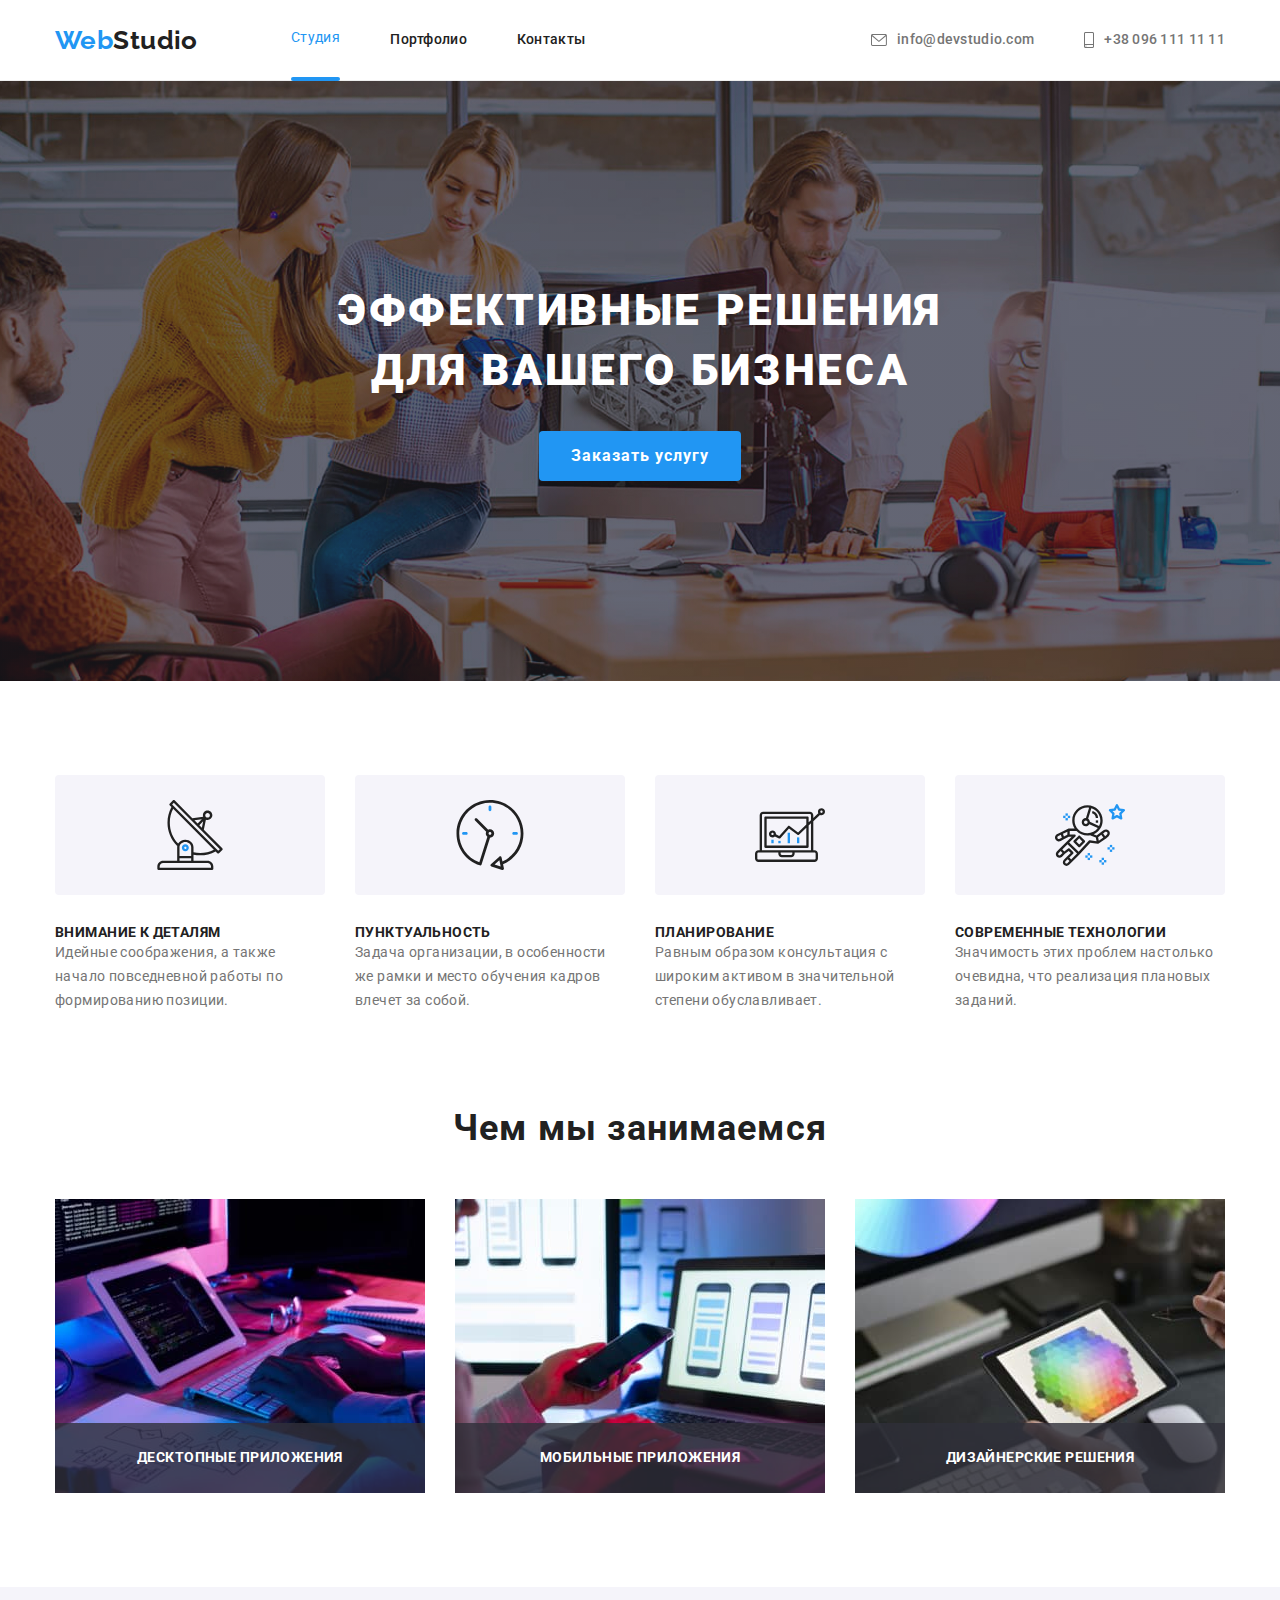
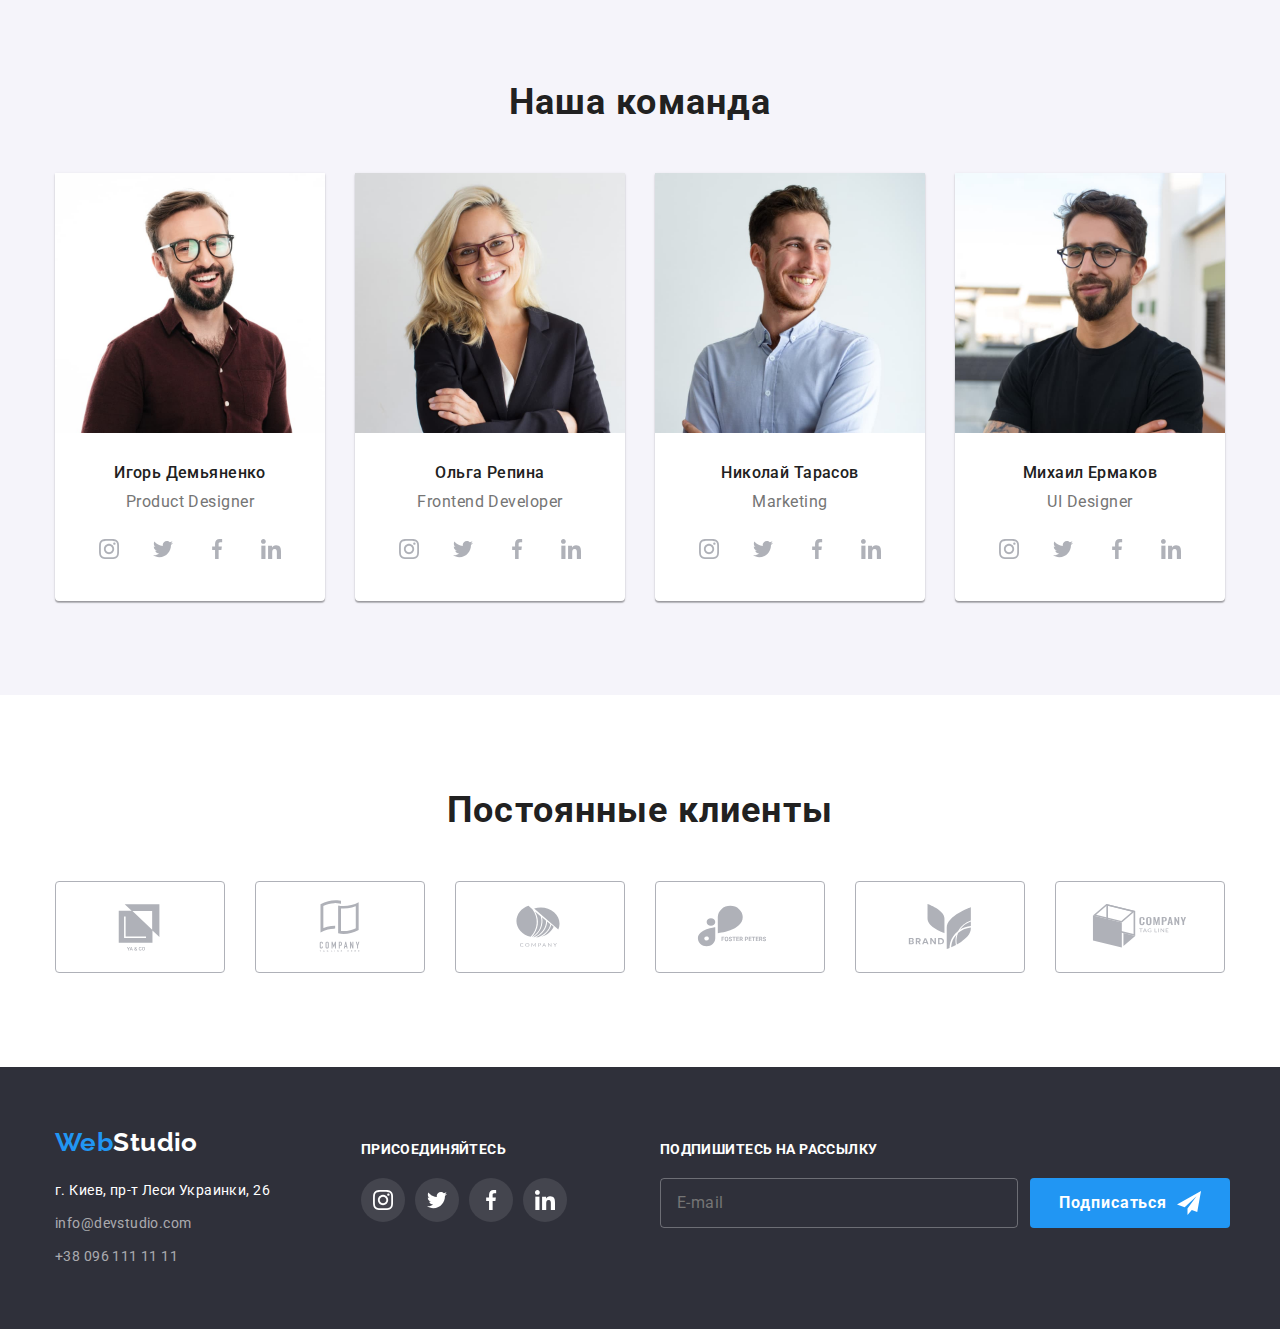
<file: index.html>
<!DOCTYPE html>
<html lang="ru">
<head>
    <meta charset="UTF-8">
    <meta http-equiv="X-UA-Compatible" content="IE=edge">
    <meta name="viewport" content="width=device-width, initial-scale=1.0">
    <title>Studio</title>
    <link rel="preconnect" href="https://fonts.googleapis.com" />
    <link rel="preconnect" href="https://fonts.gstatic.com" crossorigin />
    <link href="https://fonts.googleapis.com/css2?family=Raleway:wght@700&family=Roboto:wght@400;500;700;900&display=swap" rel="stylesheet" />
    <link rel="stylesheet" href="https://cdnjs.cloudflare.com/ajax/libs/modern-normalize/1.0.0/modern-normalize.min.css" />
    <link rel="stylesheet" href="./css/main.min.css" />
</head>

<body>

    <!-- Шапка сайта -->
    <header class="header">
        <div class="container header__container">
            <nav class="navigation">
                <a href="./index.html" class="logo">Web<span class="header__logo">Studio</span></a>
                <ul class="nav">
                    <li class="nav__item"><a href="" class="navlink__curred">Студия</a></li>
                    <li class="nav__item"><a href="./portfolio.html" class="nav__link">Портфолио</a></li>
                    <li class="nav__item"><a href="" class="nav__link">Контакты</a></li>
                </ul>
            </nav>

            <!-- Контакты -->
            <ul class="nav">
                <li class="nav__item contacts">
                    <a href="mailto:info@devstudio.com" class="header__contact">
                        <svg width="16" height="12" class="header__icon">
                            <use href="./images/sprite.svg#icon-envelope"></use>
                        </svg>info@devstudio.com
                    </a>
                </li>
                <li class="nav__item contacts">
                    <a href="tel:+380961111111" class="header__contact">
                        <svg width="10" height="16" class="header__icon">
                            <use href="./images/sprite.svg#icon-smartphone"></use>
                        </svg>+38 096 111 11 11
                    </a>
                </li>
            </ul>
        </div>
    </header>

    <!-- Уникальный контент -->
    <main>
        <!-- Герой -->
        <Section class="hero">
            <div class="container">
                <h1 class="hero__title">Эффективные решения для вашего бизнеса</h1>
                <button data-modal-open type="button" class="hero__button">Заказать услугу</button>
            </div>
        </Section>
            
        <!-- Преимущества -->
        <section class="feature__section">
            <div class="container">
                <h2 class="visually__hidden">Преимущества работы с нами</h2>
                <ul class="feature">
                    <li class="feature__item">
                        <div class="feature__icon">
                            <svg width="70" height="70">
                                <use href="./images/sprite.svg#icon-antenna"></use>
                            </svg>
                        </div>
                        <h3 class="feature__title">Внимание к деталям</h3>
                        <p class="feature__description">Идейные соображения, а также начало повседневной работы по формированию позиции.</p>
                    </li>
                    <li class="feature__item">
                        <div class="feature__icon">
                            <svg width="70" height="70">
                                <use href="./images/sprite.svg#icon-clock"></use>
                            </svg>
                        </div>
                        <h3 class="feature__title">Пунктуальность</h3>
                        <p class="feature__description">Задача организации, в особенности же рамки и место обучения кадров влечет за собой.</p>
                    </li>
                    <li class="feature__item">
                        <div class="feature__icon">
                            <svg width="70" height="70">
                                <use href="./images/sprite.svg#icon-diagram"></use>
                            </svg>
                        </div>
                        <h3 class="feature__title">Планирование</h3>
                        <p class="feature__description">Равным образом консультация с широким активом в значительной степени обуславливает.</p>
                    </li>
                    <li class="feature__item">
                        <div class="feature__icon">
                            <svg width="70" height="70">
                                <use href="./images/sprite.svg#icon-astronaut"></use>
                            </svg>
                        </div>
                        <h3 class="feature__title">Современные технологии</h3>
                        <p class="feature__description">Значимость этих проблем настолько очевидна, что реализация плановых заданий.</p>
                    </li>
                </ul>
            </div>
        </section>
        
        <!-- Про компанию -->
        <section class="company__section">
            <div class="container">
                <h2 class="section__title">Чем мы занимаемся</h2>
                <ul class="company__list">
                    <li class="company__item">
                        <img src="./images/aboutwork.jpg" alt="печатаем" width="370" height="294">
                        <p class="company__description">Десктопные приложения</p>
                    </li>
                    <li class="company__item">
                        <img src="./images/aboutwork2.jpg" alt="играем на телефоне" width="370" height="294">
                        <p class="company__description">Мобильные приложения</p>
                    </li>
                    <li class="company__item">
                        <img src="./images/aboutwork3.jpg" alt="играем на планшете" width="370" height="294">
                        <p class="company__description">Дизайнерские решения</p>
                    </li>
                </ul>
            </div>
        </section>

            <!-- Команда -->
            <section class="team__section">
                <div class="container">
                <h2 class="section__title">Наша команда</h2>
                <ul class="team__list">
                    <li class="teamlist__item">
                        <img src="./images/product-desiner.jpg" alt="сотрудник" width="270" height="260">
                        <div class="teamlist__inner">
                            <h3 class="teamlist__name">Игорь Демьяненко</h3>
                            <p lang="en" class="teamlist__prof">Product Designer</p>
                            <ul class="teamlist__soc">
                                <li class="soclist__item">
                                    <a href="" class="soclist__link">
                                        <svg width="20" height="20" class="soclist__icon" aria-label="Instagram">
                                            <use href="./images/sprite.svg#icon-instagram"></use>
                                        </svg>
                                    </a>
                                </li>
                                <li class="soclist__item">
                                    <a href="" class="soclist__link">
                                        <svg width="20" height="20" class="soclist__icon" aria-label="Twitter">
                                            <use href="./images/sprite.svg#icon-twitter"></use>
                                        </svg>
                                    </a>
                                </li>
                                <li class="soclist__item">
                                    <a href="" class="soclist__link">
                                        <svg width="20" height="20" class="soclist__icon" aria-label="Facebook">
                                            <use href="./images/sprite.svg#icon-facebook"></use>
                                        </svg>
                                    </a>
                                </li>
                                <li class="soclist__item">
                                    <a href="" class="soclist__link">
                                        <svg width="20" height="20" class="soclist__icon" aria-label="Linkedin">
                                            <use href="./images/sprite.svg#icon-linkedin"></use>
                                        </svg>
                                    </a>
                                </li>
                            </ul>
                        </div>
                    </li>
                    <li class="teamlist__item">
                        <img src="./images/frontend-developer.jpg" alt="сотрудник" width="270" height="260">
                        <div class="teamlist__inner">
                            <h3 class="teamlist__name">Ольга Репина</h3>
                            <p lang="en" class="teamlist__prof">Frontend Developer</p>
                            <ul class="teamlist__soc">
                                <li class="soclist__item">
                                    <a href="" class="soclist__link">
                                        <svg width="20" height="20" class="soclist__icon" aria-label="Instagram">
                                            <use href="./images/sprite.svg#icon-instagram"></use>
                                        </svg>
                                    </a>
                                </li>
                                <li class="soclist__item">
                                    <a href="" class="soclist__link">
                                        <svg width="20" height="20" class="soclist__icon" aria-label="Twitter">
                                            <use href="./images/sprite.svg#icon-twitter"></use>
                                        </svg>
                                    </a>
                                </li>
                                <li class="soclist__item">
                                    <a href="" class="soclist__link">
                                        <svg width="20" height="20" class="soclist__icon" aria-label="Facebook">
                                            <use href="./images/sprite.svg#icon-facebook"></use>
                                        </svg>
                                    </a>
                                </li>
                                <li class="soclist__item">
                                    <a href="" class="soclist__link">
                                        <svg width="20" height="20" class="soclist__icon" aria-label="Linkedin">
                                            <use href="./images/sprite.svg#icon-linkedin"></use>
                                        </svg>
                                    </a>
                                </li>
                            </ul>
                        </div>
                    </li>
                    <li class="teamlist__item">
                        <img src="./images/marketing.jpg" alt="сотрудник" width="270" height="260">
                        <div class="teamlist__inner">
                            <h3 class="teamlist__name">Николай Тарасов</h3>
                            <p lang="en" class="teamlist__prof">Marketing</p>
                            <ul class="teamlist__soc">
                                <li class="soclist__item">
                                    <a href="" class="soclist__link">
                                        <svg width="20" height="20" class="soclist__icon" aria-label="Instagram">
                                            <use href="./images/sprite.svg#icon-instagram"></use>
                                        </svg>
                                    </a>
                                </li>
                                <li class="soclist__item">
                                    <a href="" class="soclist__link">
                                        <svg width="20" height="20" class="soclist__icon" aria-label="Twitter">
                                            <use href="./images/sprite.svg#icon-twitter"></use>
                                        </svg>
                                    </a>
                                </li>
                                <li class="soclist__item">
                                    <a href="" class="soclist__link">
                                        <svg width="20" height="20" class="soclist__icon" aria-label="Facebook">
                                            <use href="./images/sprite.svg#icon-facebook"></use>
                                        </svg>
                                    </a>
                                </li>
                                <li class="soclist__item">
                                    <a href="" class="soclist__link">
                                        <svg width="20" height="20" class="soclist__icon" aria-label="Linkedin">
                                            <use href="./images/sprite.svg#icon-linkedin"></use>
                                        </svg>
                                    </a>
                                </li>
                            </ul>
                        </div>
                    </li>
                    <li class="teamlist__item">
                        <img src="./images/ui-desiner.jpg" alt="сотрудник" width="270" height="260">
                        <div class="teamlist__inner">
                            <h3 class="teamlist__name">Михаил Ермаков</h3>
                            <p lang="en" class="teamlist__prof">UI Designer</p>
                            <ul class="teamlist__soc">
                                <li class="soclist__item">
                                    <a href="" class="soclist__link">
                                        <svg width="20" height="20" class="soclist__icon" aria-label="Instagram">
                                            <use href="./images/sprite.svg#icon-instagram"></use>
                                        </svg>
                                    </a>
                                </li>
                                <li class="soclist__item">
                                    <a href="" class="soclist__link">
                                        <svg width="20" height="20" class="soclist__icon" aria-label="Twitter">
                                            <use href="./images/sprite.svg#icon-twitter"></use>
                                        </svg>
                                    </a>
                                </li>
                                <li class="soclist__item">
                                    <a href="" class="soclist__link">
                                        <svg width="20" height="20" class="soclist__icon" aria-label="Facebook">
                                            <use href="./images/sprite.svg#icon-facebook"></use>
                                        </svg>
                                    </a>
                                </li>
                                <li class="soclist__item">
                                    <a href="" class="soclist__link">
                                        <svg width="20" height="20" class="soclist__icon" aria-label="Linkedin">
                                            <use href="./images/sprite.svg#icon-linkedin"></use>
                                        </svg>
                                    </a>
                                </li>
                            </ul>
                        </div>
                    </li>
                </ul>
            </div>
        </section>

        <!-- Постоянные клиенты -->
        <section class="section">
            <div class="container">
                <h2 class="section__title">Постоянные клиенты</h2>
                <ul class="clients__list">
                    <li class="clients__item">
                        <a href="" class="clients__link">
                            <svg width="106" height="60" class="clients__logo">
                                <use href="./images/sprite.svg#icon-Logo-1"></use>
                            </svg>
                        </a>
                    </li>
                    <li class="clients__item">
                        <a href="" class="clients__link">
                            <svg width="106" height="60" class="clients__logo">
                                <use href="./images/sprite.svg#icon-Logo-2"></use>
                            </svg>
                        </a>
                    </li>
                    <li class="clients__item">
                        <a href="" class="clients__link">
                            <svg width="106" height="60" class="clients__logo">
                                <use href="./images/sprite.svg#icon-Logo-3"></use>
                            </svg>
                        </a>
                    </li>
                    <li class="clients__item">
                        <a href="" class="clients__link">
                            <svg width="106" height="60" class="clients__logo">
                                <use href="./images/sprite.svg#icon-Logo-4"></use>
                            </svg>
                        </a>
                    </li>
                    <li class="clients__item">
                        <a href="" class="clients__link">
                            <svg width="106" height="60" class="clients__logo">
                                <use href="./images/sprite.svg#icon-Logo-5"></use>
                            </svg>
                        </a>
                    </li>
                    <li class="clients__item">
                        <a href="" class="clients__link">
                            <svg width="106" height="60" class="clients__logo">
                                <use href="./images/sprite.svg#icon-Logo-6"></use>
                            </svg>
                        </a>
                    </li>
                </ul>
            </div>
        </section>
    </main>
    
    <!-- Подвал -->
    <footer class="footer">
        <div class="footer__container">
            <div class="section__address">
                <a href="./index.html" class="logo">Web<span class="footer__logo">Studio</span></a>
    
                <address class="address">
                    <ul class="address__list">
                        <li class="address__item">
                            <a class="address__link" href="https://goo.gl/maps/Q5THsui5SATpn1R8A" target="_blank" rel="noopener noreferrer">
                                г. Киев, пр-т Леси Украинки, 26
                            </a>
                        </li>
                        <li class="address__item">
                            <a href="mailto:info@devstudio.com" class="footer__contact">
                                info@devstudio.com
                            </a>
                        </li>
                        <li class="address__item">
                            <a href="tel:+380961111111" class="footer__contact">
                                +38 096 111 11 11
                            </a>
                        </li>
                    </ul>
                </address>
            </div>
            
            <div class="section__follow">
                <h3 class="follow__title">присоединяйтесь</h3>
                <ul class="follow__list">
                    <li class="follow__item">
                        <a href="" class="follow__link">
                            <svg width="20" height="20" class="follow__icon" aria-label="Instagram">
                                <use href="./images/sprite.svg#icon-instagram"></use>
                            </svg>
                        </a>
                    </li>
                    <li class="follow__item">
                        <a href="" class="follow__link">
                            <svg width="20" height="20" class="follow__icon" aria-label="Twitter">
                                <use href="./images/sprite.svg#icon-twitter"></use>
                            </svg>
                        </a>
                    </li>
                    <li class="follow__item">
                        <a href="" class="follow__link">
                            <svg width="20" height="20" class="follow__icon" aria-label="Facebook">
                                <use href="./images/sprite.svg#icon-facebook"></use>
                            </svg>
                        </a>
                    </li>
                    <li class="follow__item">
                        <a href="" class="follow__link">
                            <svg width="20" height="20" class="follow__icon" aria-label="Linkedin">
                                <use href="./images/sprite.svg#icon-linkedin"></use>
                            </svg>
                        </a>
                    </li>
                </ul>
            </div>
                <form class="form__subscribe">
                    <label class="label__subscribe">
                        <p class="title__subscribe">Подпишитесь на рассылку</p>
                        <input type="email" name="mail" id="mail__subscriber" placeholder="E-mail" class="input__mail" />
                    </label>
                    <button type="submit" class="button__subscribe">
                        Подписаться
                        <svg width="24" height="24" class="icon__subscribe">
                            <use href="./images/sprite.svg#icon-send"></use>
                        </svg>
                    </button>
                </form>
            </div>
        </footer>
        <div class="backdrop is-hidden" data-modal>
            <div class="modal">
                <button data-modal-close class="modal-button" type="button">
                    <svg class="social-icon" style="width: 18px; height: 18px">
                        <use href="./images/sprite.svg#close-black"></use>
                    </svg>
                </button>
                <form>
                    <h3 class="modal-title">Оставьте свои данные, мы вам перезвоним</h3>
                    <div role="group" class="form-field">
                        <label for="name" class="form-label">Имя</label>
                        <input type="text" name="name" id="name" class="form-input" />
                        <svg width="18" height="18" class="icon-input">
                            <use href="./images/sprite.svg#icon-person"></use>
                        </svg>
                    </div>
                    <div role="group" class="form-field">
                        <label for="tel" class="form-label">Телефон</label>
                        <input type="tel" name="tel" id="tel" class="form-input" />
                        <svg width="18" height="18" class="icon-input">
                            <use href="./images/sprite.svg#icon-phone"></use>
                        </svg>
                    </div>
                    <div role="group" class="form-field">
                        <label for="mail" class="form-label">Почта</label>
                        <input type="email" name="mail" id="mail" class="form-input" />
                        <svg width="18" height="18" class="icon-input">
                            <use href="./images/sprite.svg#icon-email"></use>
                        </svg>
                    </div>
                    <div role="group" class="form-field feedback">
                        <label for="feedback" class="form-label">Комментарий</label>
                        <textarea name="feedback" id="feedback" class="form-textarea" placeholder="Введите текст"></textarea>
                    </div>
                    <label class="label-link">
                        <input type="checkbox" name="accepting" value="accep" class="input-checkbox visually__hidden" />
                        <span class="icon-checkbox"></span>
                        Соглашаюсь с рассылкой и принимаю
                        <a href="#" class="link">Условия договора</a>
                    </label>
                    <button type="submit" class="button-submit">Отправить</button>
                </form>
            </div>
        </div>
    <script src="./js/modal.js"></script>
</body>
</html>
</file>
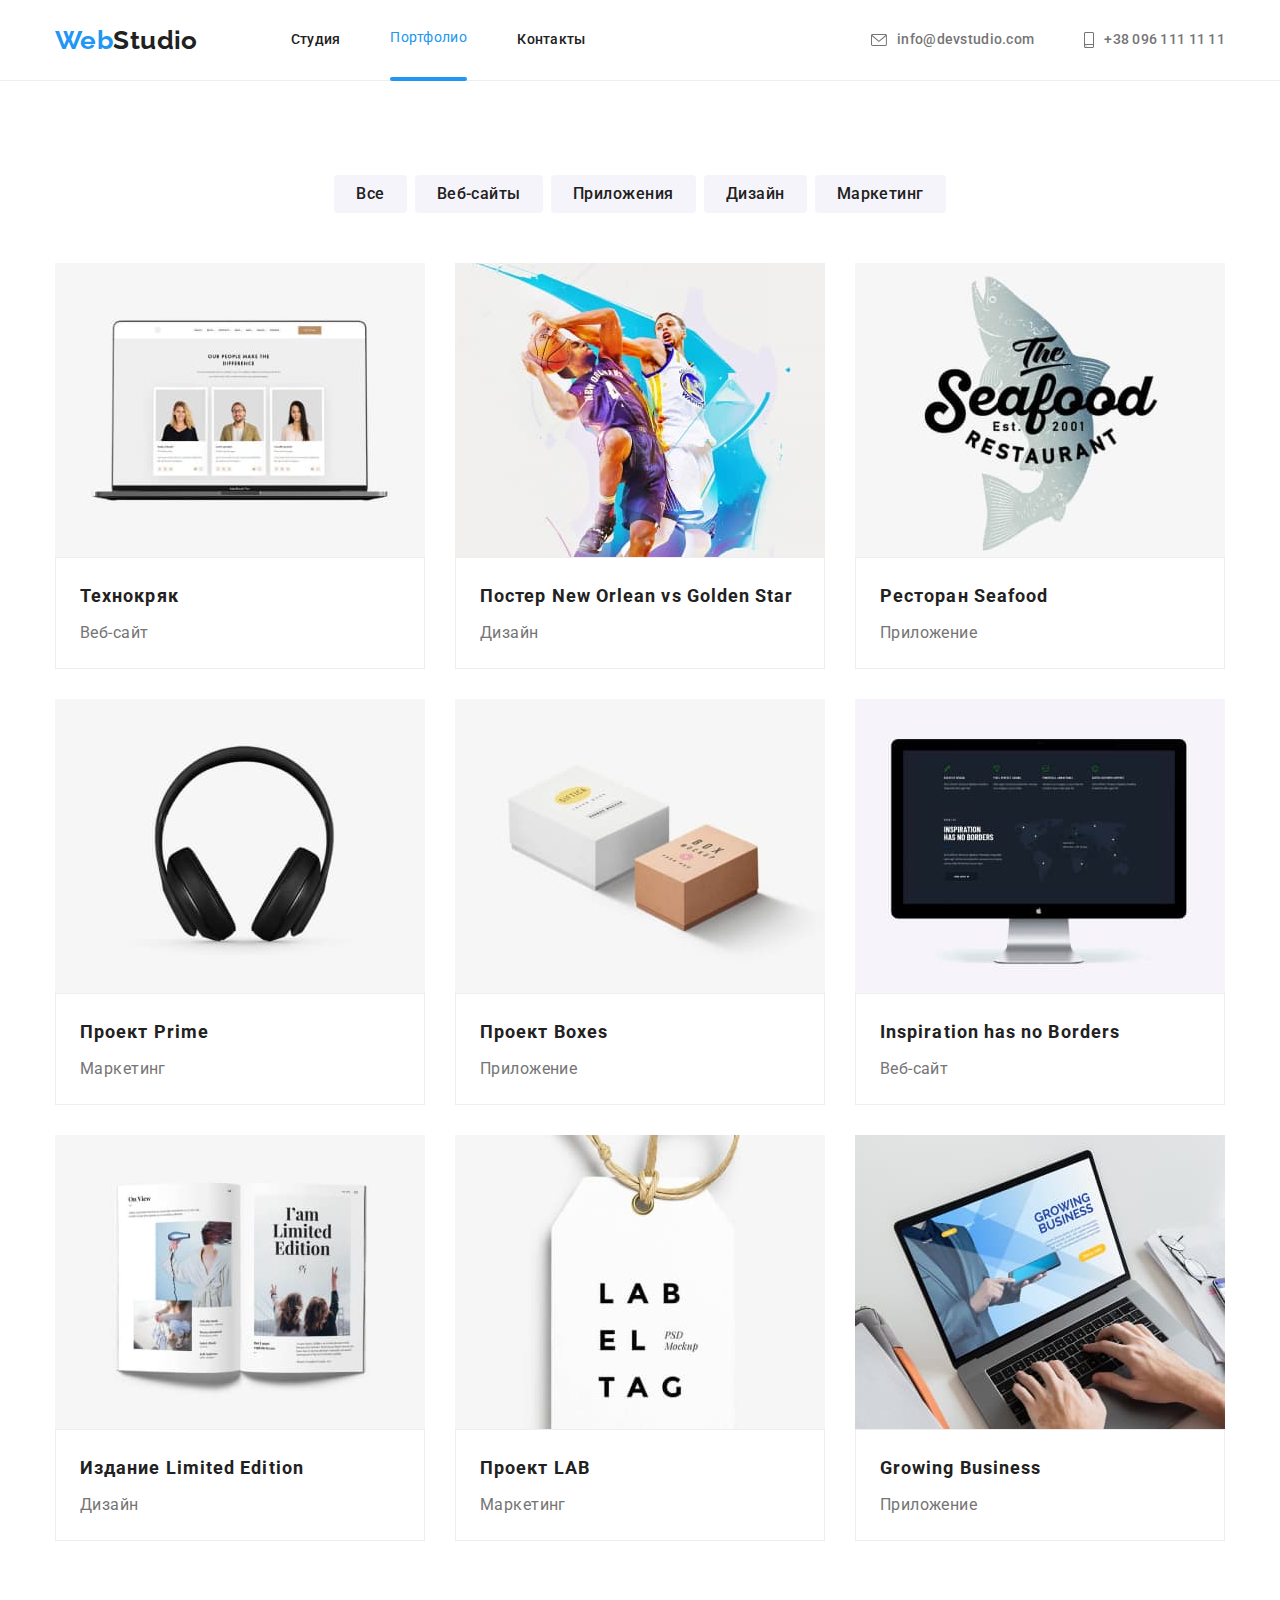
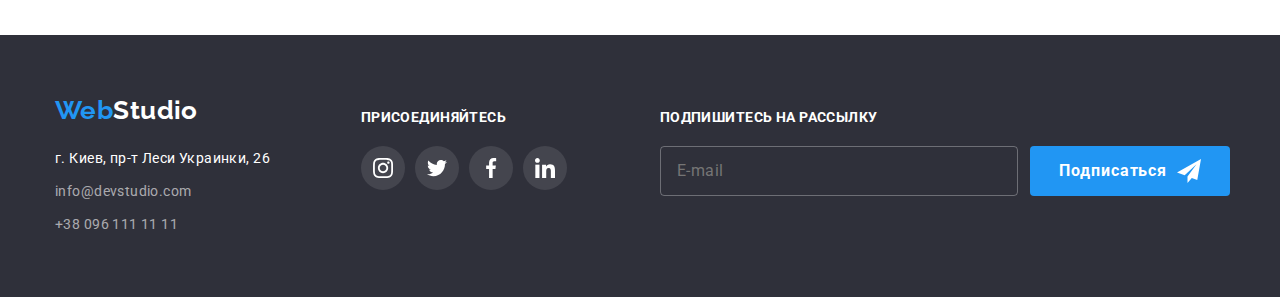
<file: portfolio.html>
<!DOCTYPE html>
<html lang="ru">
<head>
    <meta charset="UTF-8">
    <meta http-equiv="X-UA-Compatible" content="IE=edge">
    <meta name="viewport" content="width=device-width, initial-scale=1.0">
    <title>Portfolio</title>
    <link rel="preconnect" href="https://fonts.googleapis.com" />
    <link rel="preconnect" href="https://fonts.gstatic.com" crossorigin />
    <link
      href="https://fonts.googleapis.com/css2?family=Raleway:wght@700&family=Roboto:wght@400;500;700;900&display=swap"
      rel="stylesheet"
    />
    <link rel="stylesheet" href="https://cdnjs.cloudflare.com/ajax/libs/modern-normalize/1.1.0/modern-normalize.min.css">
    <link rel="stylesheet" href="./css/main.min.css" />
</head>

<body>
    <!-- Шапка сайта -->
    <header class="header">
        <div class="container header__container">
            <nav class="navigation">
                <a href="./index.html" class="logo">Web<span class="header__logo">Studio</span></a>
                <ul class="nav">
                    <li class="nav__item"><a href="./index.html" class="nav__link">Студия</a></li>
                    <li class="nav__item"><a href="" class="navlink__curred">Портфолио</a></li>
                    <li class="nav__item"><a href="" class="nav__link">Контакты</a></li>
                </ul>
            </nav>

            <!-- Контакты -->
            <ul class="nav">
                <li class="nav__item contacts">
                    <a href="mailto:info@devstudio.com" class="header__contact">
                        <svg width="16" height="12" class="header__icon">
                            <use href="./images/sprite.svg#icon-envelope"></use>
                        </svg>info@devstudio.com
                    </a>
                </li>
                <li class="nav__item contacts">
                    <a href="tel:+380961111111" class="header__contact">
                        <svg width="10" height="16" class="header__icon">
                            <use href="./images/sprite.svg#icon-smartphone"></use>
                        </svg>+38 096 111 11 11
                    </a>
                </li>
            </ul>
        </div>
    </header>
    
    <main>
        <section class="section">
            <div class="container">
                    <ul class="button__list">
                        <li class="button__item"><button type="button" class="button__label">Все</button></li>
                        <li class="button__item"><button type="button" class="button__label">Веб-сайты</button></li>
                        <li class="button__item"><button type="button" class="button__label">Приложения</button></li>
                        <li class="button__item"><button type="button" class="button__label">Дизайн</button></li>
                        <li class="button__item"><button type="button" class="button__label">Маркетинг</button></li>
                    </ul>

                <ul class="grid">
                    <li class="grid__item">
                        <a href="" class="card__link">
                            <div class="card__image">
                                <img src="./images/img.jpg" width="370" height="294" alt="">
                                <div class="card__overlay">
                                    <p>Ресурс предлагает комплексные предложения с разным уровнем функционала и сервисов. Все это позволит посетителю получить
                                    исчерпывающие сведения о компании или частном лице.</p>
                                </div>
                            </div>
                            <div class="card__content">
                                <h2 class="card__name">Технокряк</h2>
                                <p class="card__description">Веб-сайт</p>
                            </div>
                        </a>
                    </li>
                    <li class="grid__item">
                        <a href="" class="card__link">
                            <div class="card__image">
                                <img src="./images/img1.jpg" width="370" height="294" alt="">
                                <div class="card__overlay">
                                    <p>Ресурс предлагает комплексные предложения с разным уровнем функционала и сервисов. Все это позволит
                                        посетителю получить
                                        исчерпывающие сведения о компании или частном лице.</p>
                                </div>
                            </div>
                            <div class="card__content">
                                <h2 class="card__name">Постер New Orlean vs Golden Star</h2>
                                <p class="card__description">Дизайн</p>
                            </div>
                        </a>
                    </li>
                    <li class="grid__item">
                        <a href="" class="card__link">
                            <div class="card__image">
                                <img src="./images/img2.jpg" width="370" height="294" alt="">
                                <div class="card__overlay">
                                    <p>Ресурс предлагает комплексные предложения с разным уровнем функционала и сервисов. Все это позволит
                                        посетителю получить
                                        исчерпывающие сведения о компании или частном лице.</p>
                                </div>
                            </div>
                            <div class="card__content">
                                <h2 class="card__name">Ресторан Seafood</h2>
                                <p class="card__description">Приложение</p>
                            </div>
                        </a>
                    </li>
                    <li class="grid__item">
                        <a href="" class="card__link">
                            <div class="card__image">
                                <img src="./images/img3.jpg" width="370" height="294" alt="">
                                <div class="card__overlay">
                                    <p>Ресурс предлагает комплексные предложения с разным уровнем функционала и сервисов. Все это позволит
                                        посетителю получить
                                        исчерпывающие сведения о компании или частном лице.</p>
                                </div>
                            </div>
                            <div class="card__content">
                                <h2 class="card__name">Проект Prime</h2>
                                <p class="card__description">Маркетинг</p>
                            </div>
                        </a>
                    </li>
                    <li class="grid__item">
                        <a href="" class="card__link">
                            <div class="card__image">
                                <img src="./images/img4.jpg" width="370" height="294" alt="">
                                <div class="card__overlay">
                                    <p>Ресурс предлагает комплексные предложения с разным уровнем функционала и сервисов. Все это позволит
                                        посетителю получить
                                        исчерпывающие сведения о компании или частном лице.</p>
                                </div>
                            </div>
                            <div class="card__content">
                                <h2 class="card__name">Проект Boxes</h2>
                                <p class="card__description">Приложение</p>
                            </div>
                        </a>
                    </li>
                    <li class="grid__item">
                        <a href="" class="card__link">
                            <div class="card__image">
                                <img src="./images/img5.jpg" width="370" height="294" alt="">
                                <div class="card__overlay">
                                    <p>Ресурс предлагает комплексные предложения с разным уровнем функционала и сервисов. Все это позволит
                                        посетителю получить
                                        исчерпывающие сведения о компании или частном лице.</p>
                                </div>
                            </div>
                            <div class="card__content">
                                <h2 class="card__name">Inspiration has no Borders</h2>
                                <p class="card__description">Веб-сайт</p>
                            </div>
                        </a>
                    </li>
                    <li class="grid__item">
                        <a href="" class="card__link">
                            <div class="card__image">
                                <img src="./images/img6.jpg" width="370" height="294" alt="">
                                <div class="card__overlay">
                                    <p>Ресурс предлагает комплексные предложения с разным уровнем функционала и сервисов. Все это позволит
                                        посетителю получить
                                        исчерпывающие сведения о компании или частном лице.</p>
                                </div>
                            </div>
                            <div class="card__content">
                                <h2 class="card__name">Издание Limited Edition</h2>
                                <p class="card__description">Дизайн</p>
                            </div>
                        </a>
                    </li>
                    <li class="grid__item">
                        <a href="" class="card__link">
                            <div class="card__image">
                                <img src="./images/img7.jpg" width="370" height="294" alt="">
                                <div class="card__overlay">
                                    <p>Ресурс предлагает комплексные предложения с разным уровнем функционала и сервисов. Все это позволит
                                        посетителю получить
                                        исчерпывающие сведения о компании или частном лице.</p>
                                </div>
                            </div>
                            <div class="card__content">
                                <h2 class="card__name">Проект LAB</h2>
                                <p class="card__description">Маркетинг</p>
                            </div>
                        </a>
                    
                    </li>
                    <li class="grid__item">
                        <a href="" class="card__link">
                            <div class="card__image">
                                <img src="./images/img8.jpg" width="370" height="294" alt="">
                                <div class="card__overlay">
                                    <p>Ресурс предлагает комплексные предложения с разным уровнем функционала и сервисов. Все это позволит
                                        посетителю получить
                                        исчерпывающие сведения о компании или частном лице.</p>
                                </div>
                            </div>
                            <div class="card__content">
                                <h2 class="card__name"> Growing Business</h2>
                                <p class="card__description">Приложение</p>
                            </div>
                        </a>
                    </li>
                </ul>
            </div>
        </section>
    </main>

    <!-- Подвал -->
    <footer class="footer">
        <div class="footer__container">
            <div class="section__address">
                <a href="./index.html" class="logo">Web<span class="footer__logo">Studio</span></a>
    
                <address class="address">
                    <ul class="address__list">
                        <li class="address__item">
                            <a class="address__link" href="https://goo.gl/maps/Q5THsui5SATpn1R8A" target="_blank" rel="noopener noreferrer">
                                г. Киев, пр-т Леси Украинки, 26
                            </a>
                        </li>
                        <li class="address__item">
                            <a href="mailto:info@devstudio.com" class="footer__contact">
                                info@devstudio.com
                            </a>
                        </li>
                        <li class="address__item">
                            <a href="tel:+380961111111" class="footer__contact">
                                +38 096 111 11 11
                            </a>
                        </li>
                    </ul>
                </address>
            </div>
            
            <div class="section__follow">
                <h3 class="follow__title">присоединяйтесь</h3>
                <ul class="follow__list">
                    <li class="follow__item">
                        <a href="" class="follow__link">
                            <svg width="20" height="20" class="follow__icon" aria-label="Instagram">
                                <use href="./images/sprite.svg#icon-instagram"></use>
                            </svg>
                        </a>
                    </li>
                    <li class="follow__item">
                        <a href="" class="follow__link">
                            <svg width="20" height="20" class="follow__icon" aria-label="Twitter">
                                <use href="./images/sprite.svg#icon-twitter"></use>
                            </svg>
                        </a>
                    </li>
                    <li class="follow__item">
                        <a href="" class="follow__link">
                            <svg width="20" height="20" class="follow__icon" aria-label="Facebook">
                                <use href="./images/sprite.svg#icon-facebook"></use>
                            </svg>
                        </a>
                    </li>
                    <li class="follow__item">
                        <a href="" class="follow__link">
                            <svg width="20" height="20" class="follow__icon" aria-label="Linkedin">
                                <use href="./images/sprite.svg#icon-linkedin"></use>
                            </svg>
                        </a>
                    </li>
                </ul>
            </div>
                <form class="form__subscribe">
                    <label class="label__subscribe">
                        <p class="title__subscribe">Подпишитесь на рассылку</p>
                        <input type="email" name="mail" id="mail__subscriber" placeholder="E-mail" class="input__mail" />
                    </label>
                    <button type="submit" class="button__subscribe">
                        Подписаться
                        <svg width="24" height="24" class="icon__subscribe">
                            <use href="./images/sprite.svg#icon-send"></use>
                        </svg>
                    </button>
                </form>
            </div>
        </footer>
</body>
</html>
</file>
<file: css/main.min.css>
:root{--primary-text-color: #212121;--title-text-color: #757575;--accent-color: #2196f3;--primary-white-color: #ffffff;--background-color-section: #f5f4fa;--transition-overlay: transform 250ms ease;--transition: 250ms cubic-bezier(0.4, 0, 0.2, 1);--transition-hover-focus: background-color 250ms cubic-bezier(0.4, 0, 0.2, 1),
    color 250ms cubic-bezier(0.4, 0, 0.2, 1),
    box-shadow 250ms cubic-bezier(0.4, 0, 0.2, 1)}h1,h2,h3,p{margin:0px}ul{margin:0;padding-left:0px;list-style:none}a{text-decoration:none}img{display:block}.visually__hidden{position:absolute;width:1px;height:1px;margin:-1px;border:0;padding:0;white-space:nowrap;clip-path:inset(100%);clip:rect(0 0 0 0);overflow:hidden}.container{margin-left:auto;margin-right:auto;width:1200px;padding-left:15px;padding-right:15px}body{background-color:var(--primary-white-color);color:var(--primary-text-color);font-family:Roboto, sans-serif;letter-spacing:0.03em;font-size:14px;line-height:1.71}.section{padding-top:94px;padding-bottom:94px}.section__title{color:var(--primary-text-color);font-size:36px;line-height:1.17;letter-spacing:0.03em;text-align:center;margin-bottom:50px}.header{margin-left:auto;margin-right:auto;padding-left:15px;padding-right:15px;border-bottom:1px solid #eeeeee}.header__container{display:flex;align-items:center;justify-content:space-between}.header__contact{display:flex;align-items:center;padding-top:32px;padding-bottom:32px;color:var(--title-text-color);text-decoration:none;font-weight:500;font-size:14px;line-height:1.14;letter-spacing:0.02em;transition:var(--transition-hover-focus)}.header__contact:hover,.header__contact:focus{color:var(--accent-color)}.header__icon{text-align:center;align-items:center;fill:currentColor;margin-right:10px}.nav{display:flex;align-items:center}.nav__item:not(:last-child){margin-right:50px}.nav__link{display:block;padding-top:32px;padding-bottom:32px;color:var(--primary-text-color);cursor:pointer;font-weight:500;font-size:14px;line-height:1.14;letter-spacing:0.02em;text-decoration:none;transition:var(--transition-hover-focus)}.nav__link:hover,.nav__link:focus{color:var(--accent-color)}.navigation{display:flex;align-items:center;list-style:none}.navlink__curred{color:var(--accent-color)}.navlink__curred::after{display:block;content:"";height:4px;width:100%;background-color:var(--accent-color);border-radius:2px;transform:translateY(27px)}.hero{text-align:center;max-width:1600px;background-color:#2f303a;background-image:linear-gradient(rgba(47,48,58,0.4), rgba(47,48,58,0.4)),url(../images/hero.jpg);background-repeat:no-repeat;background-position:center;background-size:cover;padding-top:200px;padding-bottom:200px;margin-left:auto;margin-right:auto}.hero__title{margin-top:0;margin-left:auto;margin-right:auto;margin-bottom:30px;max-width:696px;max-height:120px;color:var(--primary-white-color);font-weight:900;font-size:44px;line-height:1.36;letter-spacing:0.06em;text-transform:uppercase}.hero__button{color:var(--primary-white-color);background-color:var(--accent-color);cursor:pointer;font-weight:700;font-size:16px;line-height:1.88;letter-spacing:0.06em;border:10px;border-radius:4px;padding:10px 32px}.hero__button:hover,.hero__button:focus{background-color:#188ce8;box-shadow:0px 4px 4px rgba(0,0,0,0.15)}.feature__section{padding-top:94px}.feature{display:flex;align-items:center;justify-content:center;color:var(--title-text-color);font-size:14px;line-height:1.71;padding:0;list-style:none}.feature__item{width:calc((100% - 90px) / 4)}.feature__item:not(:last-child){margin-right:30px}.feature__title{color:var(--primary-text-color);margin:0;font-size:14px;line-height:1.14;text-transform:uppercase}.feature__icon{display:flex;align-items:center;justify-content:center;width:270px;height:120px;background-color:var(--background-color-section);border-radius:4px;margin-bottom:30px}.company__section{Padding-top:94px;Padding-bottom:94px}.section__title{margin-bottom:50px;margin-top:0px;color:var(--primary-text-color);font-weight:700;font-size:36px;line-height:1.17;text-align:center}.company__list{display:flex;align-items:center;justify-content:center;list-style:none;padding:0px}.company__item{z-index:-94;display:flex;align-items:flex-end;position:relative}.company__item:not(:last-child){margin-right:30px}.company__description{padding:27px;position:absolute;width:370px;background-color:rgba(47,48,58,0.8);text-align:center;font-weight:700;font-size:14px;line-height:1.14;text-align:center;letter-spacing:0.03em;text-transform:uppercase;color:var(--primary-white-color)}.team__section{Padding-top:94px;Padding-bottom:94px;background-color:var(--background-color-section)}.section__title{margin-bottom:50px;margin-top:0px;color:var(--primary-text-color);font-weight:700;font-size:36px;line-height:1.17;text-align:center}.team__list{display:flex;align-items:center;justify-content:center;list-style:none;padding:0px}.teamlist__item{background-color:var(--primary-white-color);border-bottom-left-radius:4px;border-bottom-right-radius:4px;box-shadow:0px 1px 3px rgba(0,0,0,0.12),0px 1px 1px rgba(0,0,0,0.14),0px 2px 1px rgba(0,0,0,0.2);border-radius:0px 0px 4px 4px}.teamlist__item:not(:last-child){margin-right:30px}.teamlist__inner{padding-top:30px;padding-bottom:30px}.teamlist__name{text-align:center;color:var(--primary-text-color);font-weight:500;font-size:16px;line-height:1.19;margin-bottom:10px}.teamlist__prof{text-align:center;color:var(--title-text-color);font-size:16px;line-height:1.19;letter-spacing:0.03em;margin-bottom:16px}.teamlist__soc{display:flex;justify-content:center}.soclist__item:not(:last-child){margin-right:10px}.soclist__icon{fill:currentColor}.clients__list{display:flex;justify-content:center;text-decoration:none}.clients__link{display:flex;align-items:center;justify-content:center;width:170px;height:92px;color:#afb1b8;border:1px solid #afb1b8;border-radius:4px;transition:color 250ms cubic-bezier(0.4, 0, 0.2, 1)}.clients__link:hover,.clients__link:focus{border-color:var(--accent-color) 250ms cubic-bezier(0.4, 0, 0.2, 1);color:var(--accent-color)}.clients__logo{fill:currentColor}.clients__item:not(:last-child){margin-right:30px}.footer{background-color:#2f303a;padding-top:60px;padding-bottom:60px}.footer__container{display:flex;margin-left:auto;margin-right:auto;width:1200px;padding-left:15px;padding-right:15px}.footer__contact{color:rgba(255,255,255,0.6);font-style:normal;letter-spacing:0.03em;font-size:14px;line-height:1.71;text-decoration:none;transition:var(--transition-hover-focus)}.footer__contact:focus,.footer__contact:hover{color:var(--accent-color)}.address{margin-top:20px}.address__item:not(:last-child){margin-bottom:9px}.address__link{color:var(--primary-white-color);font-style:normal;text-decoration:none;transition:var(--transition-hover-focus)}.address__link:focus,.address__link:hover{color:var(--accent-color)}.section__address{margin-right:70px}.section__follow{padding-top:15px}.follow__title{font-weight:700;font-size:14px;line-height:1.14;letter-spacing:0.03em;text-transform:uppercase;color:var(--primary-white-color);margin-bottom:20px}.follow__list{display:flex;justify-content:center;list-style:none}.follow__item:not(:last-child){margin-right:10px}.follow__link{display:flex;align-items:center;justify-content:center;width:44px;height:44px;color:var(--primary-white-color);background-color:rgba(255,255,255,0.1);border-radius:50%;transition:var(--transition)}.follow__icon{fill:currentColor}.follow__link:hover,.follow__link:focus{background-color:var(--accent-color)}.form__subscribe{display:flex;margin-left:93px}.label__subscribe{display:flex;flex-direction:column;padding-top:15px}.title__subscribe{color:var(--primary-white-color);font-family:inherit;font-weight:700;font-size:14px;line-height:1.14;letter-spacing:0.03em;text-transform:uppercase;margin-bottom:20px}.input__mail{width:358px;border:1px solid rgba(255,255,255,0.3);border-radius:4px;background-color:transparent;padding:15px 16px}.input__mail:placeholder-shown{font-weight:400;font-size:16px;letter-spacing:0.03em;color:rgba(255,255,255,0.6)}.icon__subscribe{margin-left:10px}.button__subscribe{width:200px;max-height:50px;font-family:Roboto;font-weight:700;font-size:16px;line-height:1.88;display:flex;align-items:center;text-align:center;letter-spacing:0.06em;color:var(--primary-white-color);background-color:var(--accent-color);border:none;border-radius:4px;cursor:pointer;margin-top:51px;margin-left:12px;padding-top:10px;padding-right:28px;padding-bottom:10px;padding-left:29px;margin-left:12px;transition:background-color var(--transition),box-shadow var(--transition)}.button__subscribe:hover{background-color:#188ce8;box-shadow:0px 4px 4px rgba(0,0,0,0.15)}.grid{padding:0;display:flex;flex-wrap:wrap;list-style:none}.grid__item{width:calc((100% - 60px) / 3);margin-right:30px;margin-bottom:30px}.grid__item:nth-child(3n){margin-right:0}.grid__item:nth-last-child(-n+3){margin-bottom:0}.card__link{text-decoration:none;list-style:none;display:block;transition:var(--transition-hover-focus)}.card__link:hover,.card__link:focus{box-shadow:0px 1px 1px rgba(0,0,0,0.12),0px 4px 4px rgba(0,0,0,0.06),1px 4px 6px rgba(0,0,0,0.16)}.card__image{position:relative;width:100%;height:294px;margin-left:auto;margin-right:auto;overflow:hidden}.card__image:hover .card__overlay,.card__image:focus .card__overlay{transform:translatex(0)}.card__content{border:1px solid #eeeeee;padding:20px 24px}.card__name{color:var(--primary-text-color);font-size:18px;line-height:2;letter-spacing:0.06em;margin-bottom:4px}.card__description{color:var(--title-text-color);font-size:16px;line-height:1.88}.logo{margin-right:93px;color:var(--accent-color);font-family:'Raleway', sans-serif;font-weight:700;font-size:26px;line-height:1.19;text-decoration:none}.header__logo{color:var(--primary-text-color)}.footer__logo{color:var(--primary-white-color)}.button__list{display:flex;align-items:center;justify-content:center;margin-bottom:50px}.button__item:not(:last-child){margin-right:8px}button{font-family:inherit}.button__label{display:block;color:var(--primary-text-color);background-color:var(--background-color-section);cursor:pointer;font-weight:500;font-size:16px;line-height:1.62;letter-spacing:0.03em;border:10px;border-radius:4px;padding:6px 22px;transition:var(--transition-hover-focus)}.button__label:hover,.button__label:focus{color:var(--primary-white-color);background-color:var(--accent-color);box-shadow:0px 3px 1px rgba(0,0,0,0.1),0px 1px 2px rgba(0,0,0,0.08),0px 2px 2px rgba(0,0,0,0.12)}.backdrop{position:fixed;top:0;left:0;width:100%;height:100%;background-color:rgba(0,0,0,0.2);opacity:1;transition:var(--transition)}.backdrop.is-hidden{opacity:0;pointer-events:none}.backdrop.is-hidden .modal{transform:translate(-50%, -50%) scale(1.1)}.backdrop{position:fixed;top:0;left:0;width:100%;height:100%;background-color:rgba(0,0,0,0.2);opacity:1;transition:var(--transition)}.backdrop.is-hidden{opacity:0;pointer-events:none}.backdrop.is-hidden .modal{transform:translate(-50%, -50%) scale(1.1)}.modal{position:absolute;top:50%;left:50%;height:581px;width:528px;background-color:var(--primary-white-color);box-shadow:0px 1px 3px rgba(0,0,0,0.12),0px 1px 1px rgba(0,0,0,0.14),0px 2px 1px rgba(0,0,0,0.2);border-radius:4px;transform:translate(-50%, -50%) scale(1);padding:40px;transition:var(--transition-overlay)}.modal-button{display:flex;justify-content:center;align-items:center;position:absolute;top:8px;right:8px;width:30px;height:30px;border-radius:50%;background-color:var(--primary-white-color);border:1px solid rgba(0,0,0,0.1)}.modal-buttonhover,.modal-buttonfocus{color:currentColor}.button-close{position:absolute;top:8px;right:8px;width:30px;height:30px;display:flex;align-items:center;justify-content:center;background-color:inherit;border:1px solid rgba(0,0,0,0.1);border-radius:50%;cursor:pointer}.modal-button:hover .social-icon,.modal-button:focus .social-icon{fill:var(--accent-color)}.modal-title{color:var(--primary-text-color);font-size:20px;line-height:1.15;letter-spacing:0.03em;text-align:center;margin-bottom:12px}.form-field{position:relative;display:flex;flex-direction:column;margin-bottom:10px}.form-field.feedback{margin-bottom:20px}.form-label{color:var(--title-text-color);font-size:12px;line-height:1.17;letter-spacing:0.01em;margin-bottom:4px}.form-input{height:40px;border:1px solid rgba(33,33,33,0.2);border-radius:4px;padding-right:11px;padding-left:42px;transition:border-color var(--transition)}.icon-input{position:absolute;bottom:10px;left:11px;fill:var(--primary-text-color);transition:fill var(--transition)}.form-field:focus-within .icon-input{fill:var(--accent-color)}.form-field:focus-within .form-input{outline:none;border-color:var(--accent-color)}.form-textarea{width:448px;height:120px;border:1px solid rgba(33,33,33,0.2);border-radius:4px;resize:none;padding:12px 16px;transition:border-color var(--transition)}.form-textarea::placeholder{font-family:inherit;font-weight:400;font-size:12px;line-height:1.17;letter-spacing:0.01em;color:rgba(117,117,117,0.5)}.form-field.feedback:focus-within .form-textarea{outline:none;border-color:var(--accent-color)}.label-link{position:relative;display:block;font-weight:400;font-size:14px;line-height:1.71;letter-spacing:0.03em;padding-left:36px;margin-bottom:30px;color:var(--title-text-color)}.label-link .link{color:var(--accent-color);text-decoration:underline}.icon-checkbox{position:absolute;top:50%;left:12px;transform:translateY(-50%);width:16px;height:15px;border:2px solid var(--primary-text-color);border-radius:4px}.input-checkbox:checked+.icon-checkbox{background-color:var(--accent-color);background-image:url(../images/checkbox.svg);background-repeat:no-repeat;background-position:center;border:none}.button-submit{display:block;color:var(--primary-white-color);font-family:inherit;font-weight:700;font-size:16px;line-height:1.88;align-items:center;text-align:center;letter-spacing:0.06em;background-color:var(--accent-color);border:none;border-radius:4px;cursor:pointer;padding:10px 55px 10px 56px;margin-left:auto;margin-right:auto;transition:background-color var(--transition),box-shadow var(--transition)}.button-submit:hover,.button-submit:focus{background-color:#188ce8;box-shadow:0px 4px 4px rgba(0,0,0,0.15)}.card__overlay{position:absolute;top:0;bottom:0;width:100%;height:100%;padding-top:63px;padding-right:24px;padding-bottom:63px;padding-left:24px;background-color:var(--accent-color);transform:translatey(100%);transition:var(--transition-overlay)}.card__overlay:focus,.card__overlay:hover{display:flex;align-items:center;position:absolute;top:0;left:0;width:100%;height:100%;padding:24px;background-color:rgba(33,150,243,0.9);transform:translateY(0%)}.card__overlay>p{color:var(--primary-white-color);font-weight:400;font-size:18px;line-height:1.56;letter-spacing:0.03em;margin:0;font-size:18px}.soclist__item:not(:last-child){margin-right:10px}.soclist__link{display:flex;align-items:center;justify-content:center;width:44px;height:44px;color:#afb1b8;background-color:transparent;border-radius:50%;transition:var(--transition-hover-focus)}.soclist__link:hover,.soclist__link:focus{background-color:var(--accent-color);color:var(--primary-white-color)}.soclist__icon{fill:currentColor}.follow__list{display:flex;justify-content:center;list-style:none}.follow__item:not(:last-child){margin-right:10px}.follow__link{display:flex;align-items:center;justify-content:center;width:44px;height:44px;color:var(--primary-white-color);background-color:rgba(255,255,255,0.1);border-radius:50%;transition:var(--transition)}.follow__link:hover,.follow__link:focus{background-color:var(--accent-color)}.follow__icon{fill:currentColor}
/*# sourceMappingURL=main.min.css.map */
</file>
